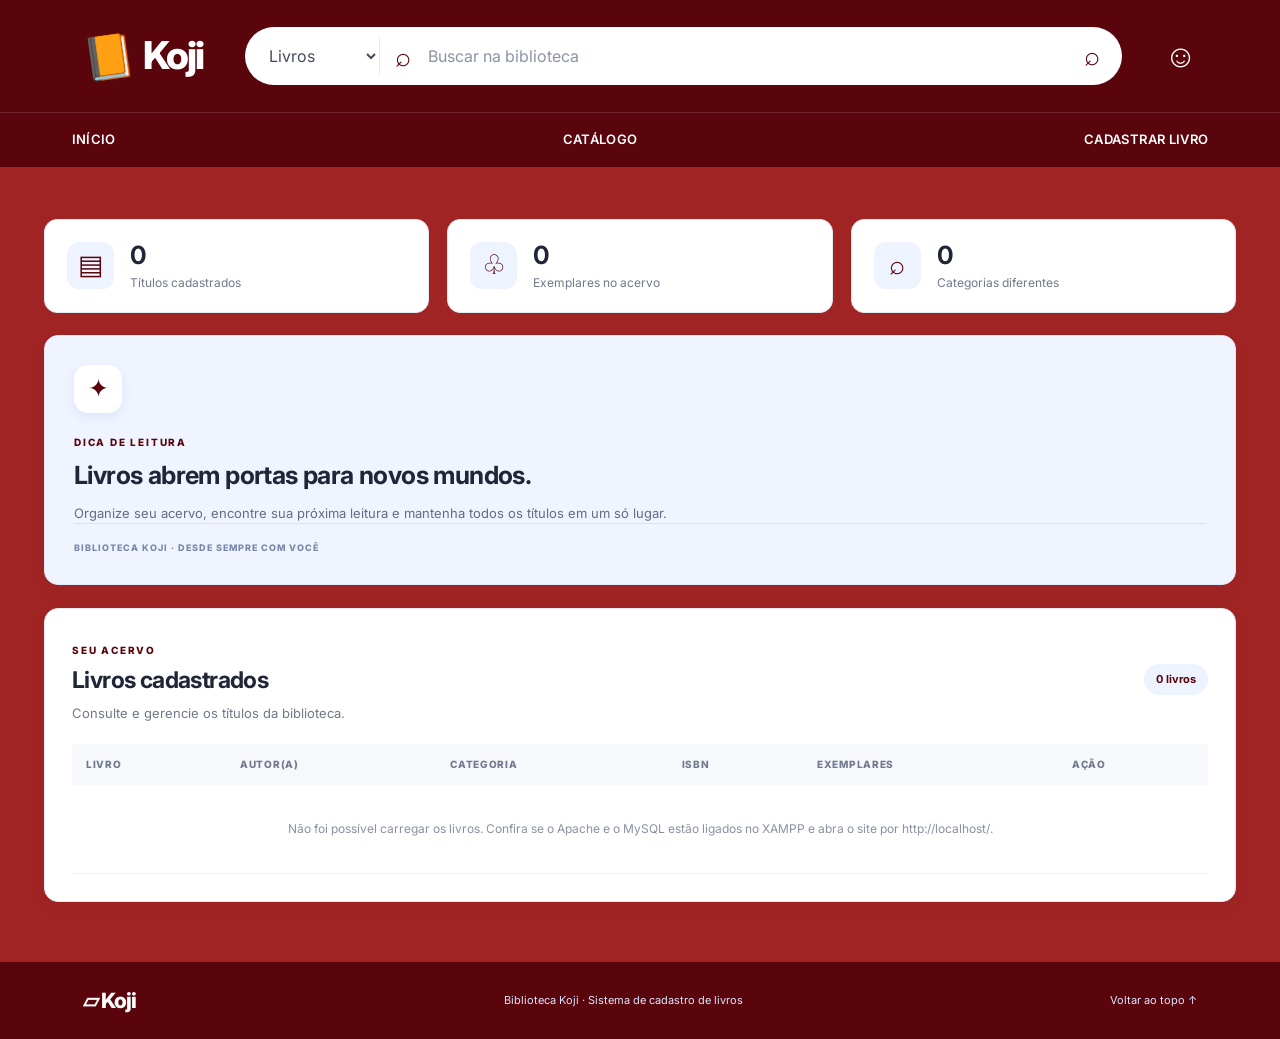
<file: index.html>
<!DOCTYPE html>
<html lang="pt-br">
<head>

  <!-- Define a codificação para exibir acentos e caracteres especiais corretamente -->
  <meta name="viewport" content="width=device-width, initial-scale=1.0">

  <!-- Adapta a largura da página à tela do dispositivo -->
  <meta charset="UTF-8">

  <!-- Nome que aparece na aba do navegador -->
    <title>Biblioteca - Koji</title>

  <!-- Conecta o HTML ao arquivo responsável pela aparência do site -->
  <link rel="stylesheet" href="estilo.css">
</head>
<body>

  <header class="topbar">
    <a class="brand" href="#" aria-label="Biblioteca Koji">
      <span class="brand-icon">📙</span>
      <span>Koji</span>
    </a>

    <form class="search" id="searchForm">
      <label class="sr-only" for="searchInput">Buscar livros</label>
      <select aria-label="Tipo de busca">
        <option>Livros</option>
        <option>Autores</option>
        <option>Categorias</option>
      </select>
      <span class="search-icon">⌕</span>
      <input id="searchInput" type="search" placeholder="Buscar na biblioteca">
      <button type="button" id="clearSearch" aria-label="Limpar pesquisa" hidden>✕</button>
      <button type="submit" aria-label="Buscar">⌕</button>
    </form>

    <nav class="top-actions" aria-label="Atalhos">
      <a href="#catalogo" title="Catálogo">☺</a>
    </nav>
  </header>

  
  
   <nav class="main-nav" aria-label="Navegação principal">
     <a href="index.html">INÍCIO</a>
     <a href="consulta.html">CATÁLOGO</a>
     <a href="cadastro.html">CADASTRAR LIVRO</a>
   </nav>
  

  <main>

    <section class="stats" aria-label="Resumo do catálogo">
      <article class="stat-card">
        <span class="stat-icon">▤</span>
        <div><strong id="totalBooks">0</strong><span>Títulos cadastrados</span></div>
      </article>
      <article class="stat-card">
        <span class="stat-icon">♧</span>
        <div><strong id="totalCopies">0</strong><span>Exemplares no acervo</span></div>
      </article>
      <article class="stat-card">
        <span class="stat-icon">⌕</span>
        <div><strong id="totalCategories">0</strong><span>Categorias diferentes</span></div>
      </article>
    </section>

   <aside class="panel tip-panel" id="sobre">
        <div class="tip-icon">✦</div>
        <span class="section-kicker">DICA DE LEITURA</span>
        <h2>Livros abrem portas para novos mundos.</h2>
        <p>Organize seu acervo, encontre sua próxima leitura e mantenha todos os títulos em um só lugar.</p>
        <div class="tip-rule"></div>
        <span class="tip-caption">BIBLIOTECA KOJI · DESDE SEMPRE COM VOCÊ</span>
      </aside>
    </section>

    <section class="panel catalog-panel" id="catalogo">
      <div class="catalog-header">
        <div>
          <span class="section-kicker">SEU ACERVO</span>
          <h2>Livros cadastrados</h2>
          <p class="muted">Consulte e gerencie os títulos da biblioteca.</p>
        </div>
        <span class="catalog-count" id="catalogCount">0 livros</span>
      </div>

      <div class="table-wrap">
        <table>
          <thead>
            <tr>
                <th data-sort="titulo">Livro</th>
                <th data-sort="autor">Autor(a)</th>
                <th data-sort="genero">Categoria</th>
                <th data-sort="isbn">ISBN</th>
                <th data-sort="quantidade">Exemplares</th>
                <th>Ação</th>
</tr>
          </thead>
          <tbody id="bookTableBody">
            <tr class="empty-row"><td colspan="6">Nenhum livro cadastrado ainda. Use o formulário acima para adicionar o primeiro!</td></tr>
          </tbody>
        </table>
      </div>
    </section>
  </main>

<footer>
    <a class="footer-brand" href="#inicio">▱ Koji</a>
    <p>Biblioteca Koji · Sistema de cadastro de livros</p>
    <a href="#inicio">Voltar ao topo ↑</a>
  </footer>
  
  <!-- Carrega o JavaScript depois que o HTML for interpretado -->
  <script src="script.js"></script>
</body>
</html>
</file>
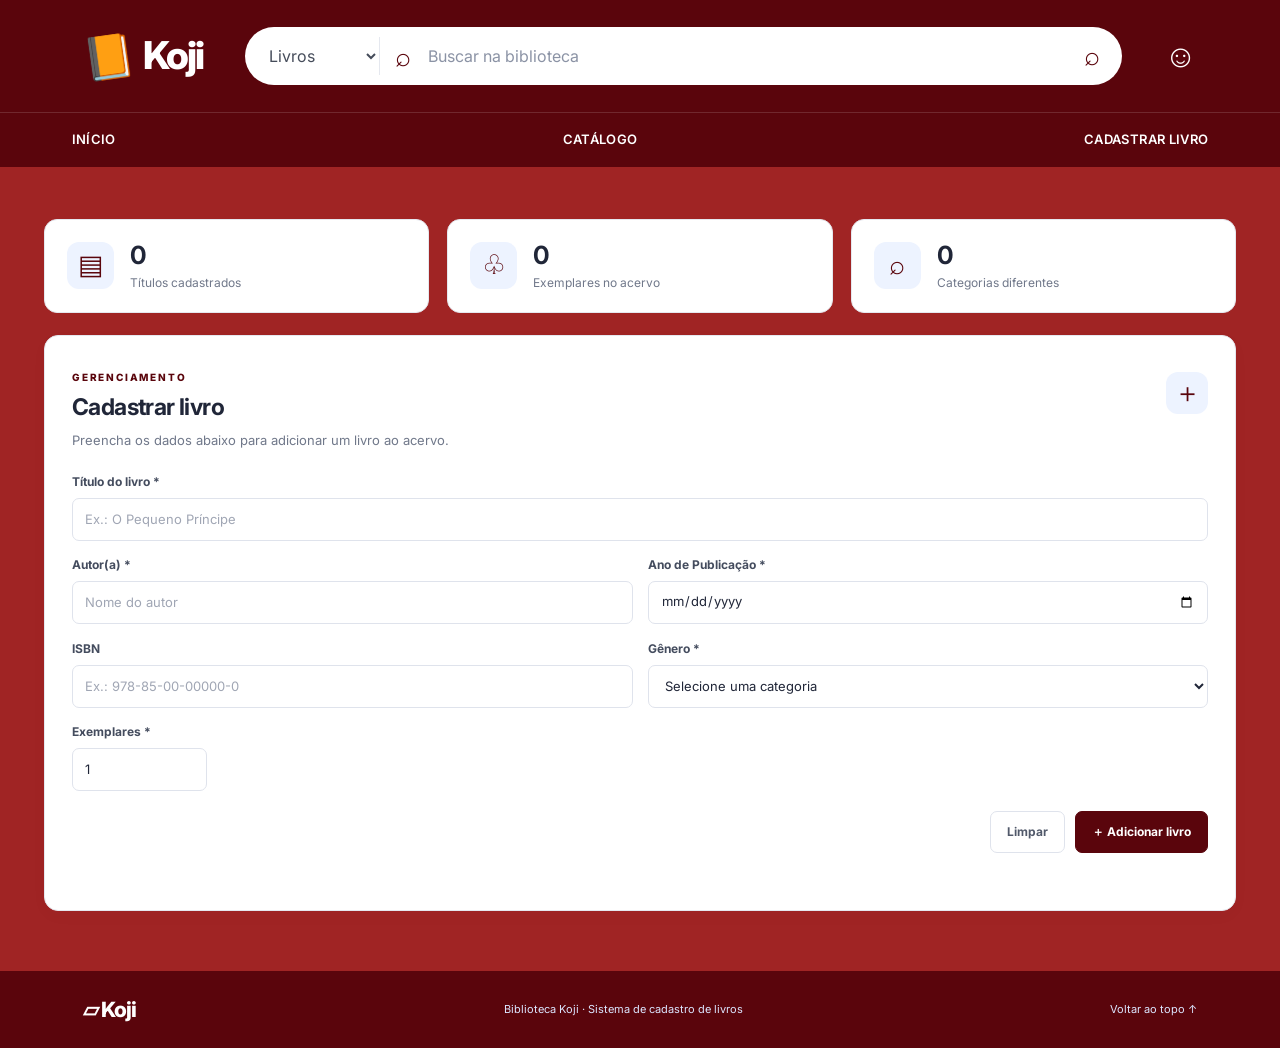
<file: cadastro.html>
<!DOCTYPE html>
<html lang="pt-br">
<head>
  <meta charset="UTF-8">
  <title>Sistema de Cadastro - Koji</title>
  <link rel="stylesheet" href="estilo.css">
</head>
<body>

  <header class="topbar">
    <a class="brand" href="#" aria-label="Biblioteca Koji">
      <span class="brand-icon">📙</span>
      <span>Koji</span>
    </a>

    <form class="search" id="searchForm">
      <label class="sr-only" for="searchInput">Buscar livros</label>
      <select aria-label="Tipo de busca">
        <option>Livros</option>
        <option>Autores</option>
        <option>Categorias</option>
      </select>
      <span class="search-icon">⌕</span>
      <input id="searchInput" type="search" placeholder="Buscar na biblioteca">
      <button type="submit" aria-label="Buscar">⌕</button>
    </form>

    <nav class="top-actions" aria-label="Atalhos">
      <a href="#catalogo" title="Catálogo">☺</a>
    </nav>
  </header>

  
  
   <nav class="main-nav" aria-label="Navegação principal">
     <a href="index.html">INÍCIO</a>
     <a href="consulta.html">CATÁLOGO</a>
     <a href="cadastro.html">CADASTRAR LIVRO</a>
   </nav>
  

  <main>

    <section class="stats" aria-label="Resumo do catálogo">
      <article class="stat-card">
        <span class="stat-icon">▤</span>
        <div><strong id="totalBooks">0</strong><span>Títulos cadastrados</span></div>
      </article>
      <article class="stat-card">
        <span class="stat-icon">♧</span>
        <div><strong id="totalCopies">0</strong><span>Exemplares no acervo</span></div>
      </article>
      <article class="stat-card">
        <span class="stat-icon">⌕</span>
        <div><strong id="totalCategories">0</strong><span>Categorias diferentes</span></div>
      </article>
    </section>

    <section class="content-grid">
      <section class="panel form-panel" id="cadastro">
        <div class="section-heading">
          <div>
            <span class="section-kicker">GERENCIAMENTO</span>
            <h2>Cadastrar livro</h2>
          </div>
          <span class="heading-icon">＋</span>
        </div>
        <p class="muted">Preencha os dados abaixo para adicionar um livro ao acervo.</p>

        <form id="bookForm">
          <div class="form-row">
            <div class="field field-wide">
              <label for="title">Título do livro *</label>
              <input id="title" name="title" type="text" placeholder="Ex.: O Pequeno Príncipe" required>
            </div>
            <div class="field">
              <label for="author">Autor(a) *</label>
              <input id="author" name="author" type="text" placeholder="Nome do autor" required>
            </div>
            <div class="field">
              <label for="year_publication">Ano de Publicação *</label>
              <input id="year" name="year" type="date" placeholder="Ex.: 06/04/1943" required>
            </div>
          </div>
          <div class="form-row">
            <div class="field">
              <label for="isbn">ISBN</label>
              <input id="isbn" name="isbn" type="text" placeholder="Ex.: 978-85-00-00000-0">
            </div>
            <div class="field">
              <label for="category">Gênero *</label>
              <select id="category" name="category" required>
                <option value="">Selecione uma categoria</option>
                <option>Literatura</option>
                <option>Fantasia</option>
                <option>Ficção científica</option>
                <option>Romance</option>
                <option>História</option>
                <option>Educação</option>
                <option>Tecnologia</option>
                <option>Infantil</option>
                <option>Outros</option>
              </select>
            </div>
            <div class="field field-small">
              <label for="quantity">Exemplares *</label>
              <input id="quantity" name="quantity" type="number" min="1" value="1" required>
            </div>
          </div>
          <div class="form-actions">
            <button class="button button-secondary" type="reset">Limpar</button>
            <button class="button button-primary" type="submit">＋ Adicionar livro</button>
          </div>
          <p class="form-message" id="formMessage" role="status"></p>
        </form>
      </section>

   
    
  </main>

<footer>
    <a class="footer-brand" href="#inicio">▱ Koji</a>
    <p>Biblioteca Koji · Sistema de cadastro de livros</p>
    <a href="#inicio">Voltar ao topo ↑</a>
  </footer>

  <script src="script.js"></script>
</body>
</html>
</file>
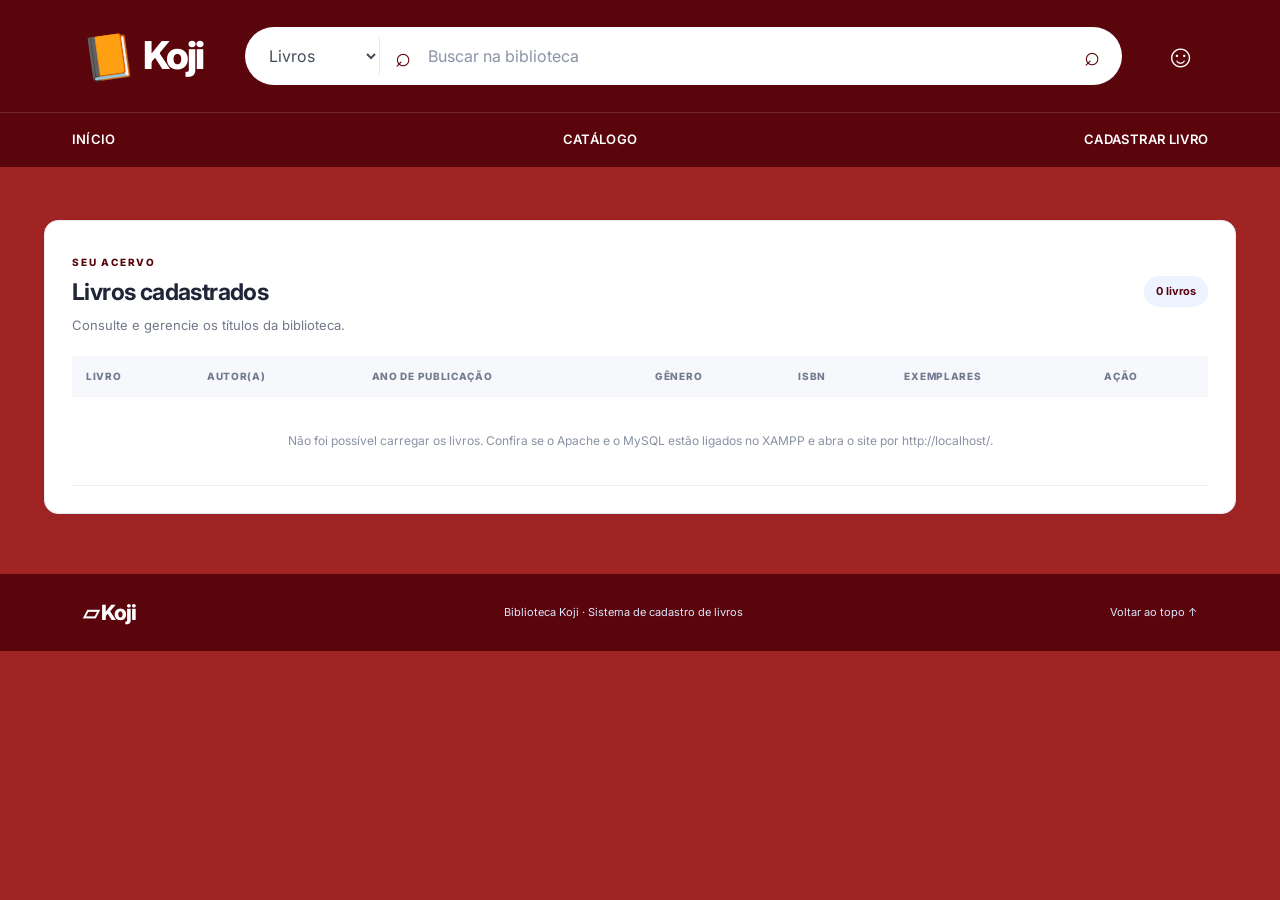
<file: consulta.html>
<!DOCTYPE html>
<html lang="pt-br">
<head>
  <meta charset="UTF-8">
  <title>Catálogo - Koji</title>
  <link rel="stylesheet" href="estilo.css">
</head>
<body>

  <header class="topbar">
    <a class="brand" href="#" aria-label="Biblioteca Koji">
      <span class="brand-icon">📙</span>
      <span>Koji</span>
    </a>

    <form class="search" id="searchForm">
      <label class="sr-only" for="searchInput">Buscar livros</label>
      <select aria-label="Tipo de busca">
        <option>Livros</option>
        <option>Autores</option>
        <option>Categorias</option>
      </select>
      <span class="search-icon">⌕</span>
      <input id="searchInput" type="search" placeholder="Buscar na biblioteca">
      <button type="button" id="clearSearch" aria-label="Limpar pesquisa" hidden>✕</button>
      <button type="submit" aria-label="Buscar">⌕</button>
    </form>

    <nav class="top-actions" aria-label="Atalhos">
      <a href="#catalogo" title="Catálogo">☺</a>
    </nav>
  </header>

  
  
   <nav class="main-nav" aria-label="Navegação principal">
     <a href="index.html">INÍCIO</a>
     <a href="consulta.html">CATÁLOGO</a>
     <a href="cadastro.html">CADASTRAR LIVRO</a>
   </nav>
  

  <main>

    

    <section class="panel catalog-panel" id="catalogo">
      <div class="catalog-header">
        <div>
          <span class="section-kicker">SEU ACERVO</span>
          <h2>Livros cadastrados</h2>
          <p class="muted">Consulte e gerencie os títulos da biblioteca.</p>
        </div>
        <span class="catalog-count" id="catalogCount">0 livros</span>
      </div>

      <div class="table-wrap">
        <table>
          <thead>
            <tr>
                <th data-sort="titulo">Livro</th>
                <th data-sort="autor">Autor(a)</th>
                <th data-sort="ano_publicacao">Ano de Publicação</th>
                <th data-sort="genero">Gênero</th>
                <th data-sort="isbn">ISBN</th>
                <th data-sort="quantidade">Exemplares</th>
                <th>Ação</th>
</tr>
          </thead>
          <tbody id="bookTableBody">
            <tr class="empty-row"><td colspan="6">Nenhum livro cadastrado ainda. Use o formulário acima para adicionar o primeiro!</td></tr>
          </tbody>
        </table>
      </div>
    </section>
  </main>

<footer>
    <a class="footer-brand" href="#inicio">▱ Koji</a>
    <p>Biblioteca Koji · Sistema de cadastro de livros</p>
    <a href="#inicio">Voltar ao topo ↑</a>
  </footer>

  <script src="script.js"></script>
</body>
</html>
</file>
<file: estilo.css>
@import url('https://fonts.googleapis.com/css2?family=Inter:wght@400;500;600;700;800&display=swap');

:root {
  --blue: #5a050c;
  --blue-dark: #5a050c;
  --blue-light: #edf3ff;
  --red: #a50020;
  --ink: #202638;
  --muted: #70788a;
  --line: #e5e8ef;
  --surface: #ffffff;
  --page: #a02424;
  --shadow: 0 12px 32px rgba(20, 42, 90, .07);
}

* { box-sizing: border-box; }
html { scroll-behavior: smooth; }
body {
  margin: 0;
  background: var(--page);
  color: var(--ink);
  font-family: Inter, Arial, sans-serif;
  line-height: 1.5;
}
a { color: inherit; text-decoration: none; }
button, input, select { font: inherit; }
.sr-only { position: absolute; width: 1px; height: 1px; padding: 0; margin: -1px; overflow: hidden; clip: rect(0,0,0,0); white-space: nowrap; border: 0; }

.topbar {
  min-height: 112px;
  padding: 22px clamp(20px, 6.5vw, 100px);
  display: flex;
  align-items: center;
  gap: 42px;
  background: var(--blue);
  color: #fff;
}
.brand { display: flex; align-items: center; gap: 10px; flex-shrink: 0; font-size: clamp(30px, 3vw, 48px); font-weight: 800; letter-spacing: -2px; }
.brand-icon { font-size: 42px; transform: rotate(-8deg); display: inline-block; }
.search {
  background: white;
  border-radius: 40px;
  height: 58px;
  flex: 1;
  min-width: 180px;
  max-width: 1350px;
  display: flex;
  align-items: center;
  gap: 15px;
  padding: 7px 16px;
  color: var(--blue);
}
.search select { border: 0; border-right: 1px solid var(--line); padding: 8px 12px 8px 4px; background: white; color: #454c5a; outline: none; }
.search input { border: 0; outline: none; min-width: 0; flex: 1; color: var(--ink); }
.search input::placeholder { color: #8b93a5; }
.search-icon { font-size: 27px; line-height: 1; }
.search button { border: 0; background: transparent; color: var(--blue); font-size: 27px; cursor: pointer; }
.top-actions { display: flex; gap: 25px; align-items: center; }
.top-actions a { color: white; font-size: 32px; line-height: 1; transition: transform .2s; }
.top-actions a:hover { transform: translateY(-2px); }

.main-nav {
  min-height: 54px;
  background: var(--blue);
  color: white;
  border-top: 1px solid rgba(255,255,255,.14);
  display: flex;
  justify-content: space-between;
  align-items: center;
  padding: 0 clamp(20px, 5.6vw, 90px);
  gap: 20px;
}
.main-nav a { font-size: 13px; font-weight: 600; letter-spacing: .35px; padding: 17px 0; }
.main-nav a:hover { color: #d5e2ff; }

main { max-width: 1240px; margin: 0 auto; padding: 30px 24px 60px; }
.hero {
  min-height: 300px;
  overflow: hidden;
  border-radius: 18px;
  padding: 48px clamp(28px, 5vw, 68px);
  display: flex;
  align-items: center;
  justify-content: space-between;
  position: relative;
  color: white;
  background: linear-gradient(115deg, #8d001d 0%, #ae0028 58%, #c10b34 100%);
  box-shadow: var(--shadow);
}
.hero-content { max-width: 690px; position: relative; z-index: 2; }
.eyebrow, .section-kicker { font-size: 10px; letter-spacing: 1.8px; font-weight: 800; }
.eyebrow { color: #ffdbe3; }
.hero h1 { margin: 9px 0 8px; font-size: clamp(38px, 5vw, 60px); line-height: 1.08; letter-spacing: -2px; }
.hero p { max-width: 560px; color: #ffeaf0; font-size: 17px; margin: 0 0 23px; }
.hero-button { display: inline-flex; gap: 22px; align-items: center; background: white; color: var(--red); border-radius: 8px; padding: 12px 17px; font-size: 13px; font-weight: 700; transition: transform .2s; }
.hero-button:hover { transform: translateY(-2px); }
.hero-button span { font-size: 20px; }
.hero-decoration { width: 260px; height: 220px; position: relative; margin-right: 15px; opacity: .95; }
.book { position: absolute; bottom: 15px; width: 90px; height: 145px; border-radius: 5px 12px 12px 5px; border-left: 9px solid rgba(0,0,0,.14); box-shadow: 8px 12px 18px rgba(36,0,8,.25); }
.book-one { left: 15px; transform: rotate(-15deg); background: #f2c75c; }
.book-two { left: 85px; bottom: 25px; transform: rotate(4deg); background: #dce8ff; height: 175px; }
.book-three { left: 155px; transform: rotate(17deg); background: #294fa7; height: 130px; }

.stats { display: grid; grid-template-columns: repeat(3, 1fr); gap: 18px; margin: 22px 0; }
.stat-card { background: var(--surface); border: 1px solid var(--line); border-radius: 13px; padding: 20px 22px; display: flex; align-items: center; gap: 16px; }
.stat-icon { width: 47px; height: 47px; display: grid; place-items: center; border-radius: 12px; background: var(--blue-light); color: var(--blue); font-size: 27px; }
.stat-card strong { display: block; font-size: 25px; line-height: 1.2; }
.stat-card span:last-child { display: block; color: var(--muted); font-size: 12px; margin-top: 4px; }

.content-grid { grid-template-columns: minmax(0, 1.8fr) minmax(250px, .8fr); gap: 0px; align-items: stretch; }
.panel { background: var(--surface); border: 1px solid var(--line); border-radius: 14px; box-shadow: 0 5px 18px rgba(20,42,90,.025); }
.form-panel { padding: 27px; }
.section-heading, .catalog-header { display: flex; justify-content: space-between; align-items: center; gap: 16px; }
.section-kicker { color: var(--blue); }
h2 { font-size: 23px; letter-spacing: -.6px; margin: 3px 0 0; }
.heading-icon { display: grid; place-items: center; height: 42px; width: 42px; border-radius: 12px; color: var(--blue); background: var(--blue-light); font-size: 27px; }
.muted { color: var(--muted); font-size: 13px; margin: 7px 0 22px; }
.form-row { display: grid; grid-template-columns: 1fr 1fr; gap: 15px; margin-bottom: 16px; }
.field { display: flex; flex-direction: column; gap: 7px; min-width: 0; }
.field-wide { grid-column: 1 / -1; }
.field-small { max-width: 135px; }
.field label { font-size: 12px; color: #444c5e; font-weight: 700; }
.field input, .field select { width: 100%; height: 43px; border: 1px solid #dfe3ec; border-radius: 7px; background: #fff; color: var(--ink); padding: 0 12px; outline: none; font-size: 13px; }
.field input:focus, .field select:focus, .search:focus-within { border-color: #7399f0; box-shadow: 0 0 0 3px rgba(7,57,168,.08); }
.field input::placeholder { color: #a0a6b4; }
.form-actions { display: flex; justify-content: flex-end; gap: 10px; margin-top: 20px; }
.button { cursor: pointer; border-radius: 7px; padding: 11px 16px; font-size: 12px; font-weight: 700; transition: .2s; }
.button-secondary { background: white; border: 1px solid #dfe3ec; color: #51596a; }
.button-primary { border: 1px solid var(--blue); background: var(--blue); color: white; }
.button:hover { transform: translateY(-1px); }
.form-message { font-size: 12px; margin: 12px 0 0; color: #177245; min-height: 18px; }

.tip-panel { padding: 29px; background: #f0f4ff; border-color: #e1e9ff; display: flex; flex-direction: column; align-items: flex-start; }
.tip-icon { height: 48px; width: 48px; display: grid; place-items: center; border-radius: 14px; background: white; color: var(--blue); font-size: 25px; margin-bottom: 22px; box-shadow: 0 4px 12px rgba(7,57,168,.08); }
.tip-panel h2 { font-size: 25px; line-height: 1.28; margin: 9px 0 13px; }
.tip-panel p { color: #626d84; font-size: 13px; margin: 0; }
.tip-rule { height: 1px; background: #d8e2fc; width: 100%; margin: auto 0 17px; padding-top: 0; }
.tip-caption { color: #7888ad; font-size: 9px; font-weight: 800; letter-spacing: 1px; }

.catalog-panel { margin-top: 23px; padding: 27px; }
.catalog-header { margin-bottom: 20px; }
.catalog-header .muted { margin-bottom: 0; }
.catalog-count { white-space: nowrap; border-radius: 20px; background: var(--blue-light); color: var(--blue); padding: 7px 12px; font-size: 11px; font-weight: 700; }
.table-wrap { overflow-x: auto; }
table { width: 100%; border-collapse: collapse; text-align: left; min-width: 700px; }
thead { background: #f7f8fc; }
th { padding: 13px 14px; color: #717a8e; font-size: 10px; text-transform: uppercase; letter-spacing: .7px; font-weight: 800; }
td { padding: 15px 14px; border-bottom: 1px solid #edf0f5; color: #4a5264; font-size: 12px; }
td:first-child { color: var(--ink); font-weight: 700; }
.empty-row td { text-align: center; padding: 35px 15px; color: #8991a2; font-weight: 400; }
.category-tag { display: inline-block; border-radius: 20px; background: #f0f4ff; color: #244fa8; padding: 5px 9px; font-size: 10px; font-weight: 700; white-space: nowrap; }
.delete-button { border: 1px solid #f1d4db; background: #fff5f7; color: #b21c3a; border-radius: 6px; padding: 6px 9px; font-size: 11px; font-weight: 700; cursor: pointer; }
.delete-button:hover { background: #ffe6ec; }

footer { display: flex; justify-content: space-between; align-items: center; gap: 20px; background: #5a050c; color: #dce6ff; padding: 23px clamp(20px, 6.5vw, 100px); font-size: 11px; }
footer p { margin: 0; }
.footer-brand { font-size: 21px; color: white; font-weight: 800; letter-spacing: -1px; }

@media (max-width: 900px) {
  .topbar { gap: 20px; padding: 20px 24px; flex-wrap: wrap; }
  .brand { font-size: 34px; }
  .brand-icon { font-size: 32px; }
  .search { order: 3; flex-basis: 100%; max-width: none; }
  .top-actions { margin-left: auto; }
  .main-nav { overflow-x: auto; justify-content: flex-start; gap: 30px; }
  .main-nav a { white-space: nowrap; }
  .content-grid { grid-template-columns: 1fr; }
  .tip-panel { min-height: 270px; }
  .tip-rule { margin-top: 25px; }
}
@media (max-width: 600px) {
  main { padding: 18px 13px 35px; }
  .topbar { padding: 16px; }
  .top-actions { gap: 16px; }
  .top-actions a { font-size: 26px; }
  .search { height: 50px; gap: 8px; padding: 5px 10px; }
  .search select { max-width: 90px; font-size: 12px; }
  .main-nav { padding: 0 16px; }
  .hero { padding: 34px 24px; min-height: 300px; }
  .hero h1 { font-size: 39px; }
  .hero p { font-size: 14px; max-width: 95%; }
  .hero-decoration { position: absolute; right: -100px; bottom: -30px; opacity: .22; }
  .stats { grid-template-columns: 1fr; gap: 10px; }
  .stat-card { padding: 15px 17px; }
  .form-panel, .catalog-panel, .tip-panel { padding: 20px 16px; }
  .form-row { grid-template-columns: 1fr; }
  .field-wide { grid-column: auto; }
  .field-small { max-width: none; }
  .form-actions { flex-direction: column-reverse; }
  .button { width: 100%; }
  .catalog-header { align-items: flex-start; }
  .catalog-count { margin-top: 10px; }
  footer { flex-wrap: wrap; padding: 20px; }
}

/* Botão Editar (adicionado ao final; nada acima foi alterado) */
.actions-cell { white-space: nowrap; }
.edit-button { display: inline-block; border: 1px solid #d8e2fc; background: #f0f4ff; color: var(--blue); border-radius: 6px; padding: 6px 9px; font-size: 11px; font-weight: 700; margin-right: 6px; cursor: pointer; }
.edit-button:hover { background: #e1e9ff; }
/* ---- Pesquisa: botão ✕ que limpa ---- */
.search #clearSearch { font-size: 18px; }
.search input::-webkit-search-cancel-button { display: none; } /* esconde o ✕ nativo do Chrome/Safari */
 
/* ---- Tabela: cabeçalhos clicáveis (ordenar) ---- */
th[data-sort] { cursor: pointer; user-select: none; }
th[data-sort]:hover { color: var(--blue); }
th[aria-sort="ascending"]::after { content: " ▲"; }
th[aria-sort="descending"]::after { content: " ▼"; }
 
/* ---- Formulário: validação visual ---- */
.field input.invalid, .field select.invalid { border-color: #b21c3a; background: #fff5f7; }
.field input.valid, .field select.valid { border-color: #177245; }
.field input.invalid:focus, .field select.invalid:focus { box-shadow: 0 0 0 3px rgba(178, 28, 58, .15); }
.field input.valid:focus, .field select.valid:focus { box-shadow: 0 0 0 3px rgba(23, 114, 69, .15); }
</file>
